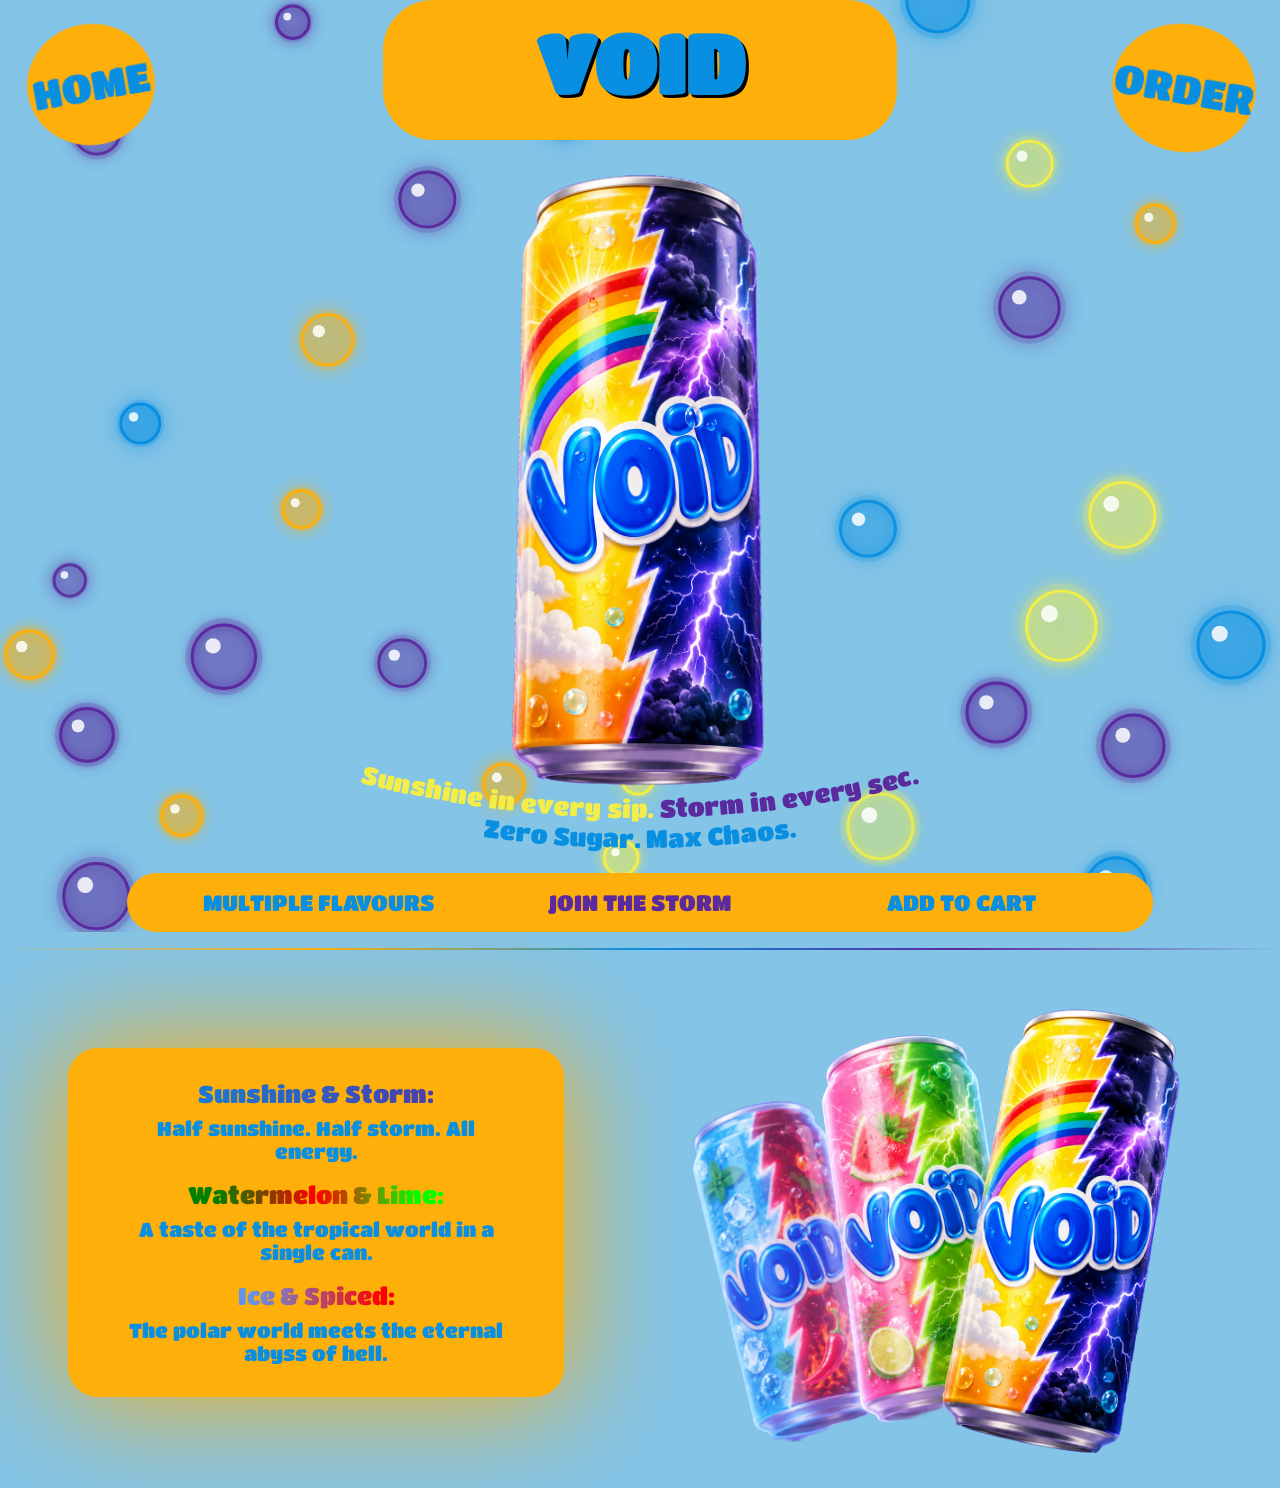
<file: index.html>
<!DOCTYPE html>
<html lang="en">

<head>
    <meta charset="UTF-8">
    <meta name="viewport" content="width=device-width, initial-scale=1.0">
    <title>Void Drinks</title>
    <link rel="stylesheet" href="style.css">

    <link rel="icon" href="images/VoidIcon.png">

    <link rel="preconnect" href="https://fonts.googleapis.com">
    <link rel="preconnect" href="https://fonts.gstatic.com" crossorigin>
    <link href="https://fonts.googleapis.com/css2?family=Titan+One&display=swap" rel="stylesheet">

    <script src="bubble.js" defer></script>
    <script src="transition.js" defer></script>
    
</head>

<body>
    <div class="hero-wrapper">
        <canvas id="bubble-canvas"></canvas>

        <header class="site-header">
            <a class="nav-buttonHome" href="index.html">HOME</a>
            <h1 class="logo-text">VOID</h1>
            <a class="nav-buttonOrder" href="order.html">ORDER</a>
        </header>

        <main>
            <div class="container">
                <img class="hero-image" src="images/Adobe Express - file.png" alt="VOLT energy drink">
                <svg class="tagline-svg" viewBox="0 0 600 100" width="600" height="100">
                    <path id="tagline-curve" d="M 20,20 Q 300,90 580,20" fill="transparent" />
                    <text>
                        <textPath href="#tagline-curve" startOffset="50%" text-anchor="middle">
                            <tspan fill="#f2ed48">Sunshine in every sip. </tspan>
                            <tspan fill="#5b2a9e">Storm in every sec.</tspan>
                        </textPath>
                    </text>
                </svg>
                <svg class="text" viewBox="0 0 600 100" width="600" height="100">
                    <path id="tagline-curve2" d="M 20,20 Q 300,90 580,20" fill="transparent" />
                    <text fill="#098fe1">
                        <textPath href="#tagline-curve2" startOffset="50%" text-anchor="middle">
                            Zero Sugar. Max Chaos.
                        </textPath>
                    </text>
                </svg>
            </div>
        </main>

        <nav>
            <div>
                <div class="footBox">
                    <a class="footText" href="#Multiple">MULTIPLE FLAVOURS</a>
                    <a class="footAd" href="order.html">JOIN THE STORM</a>
                    <a class="footText" href="order.html">ADD TO CART</a>
                </div>
            </div>
        </nav>
    </div>

    <br><br>
    <hr>

    <div class="feature-section">
        <article id="Multiple" class="hero-article">
            <div class="text-box">
                <p class="text-boxTitle">Sunshine & Storm:</p>
                <p class="text-boxP">Half sunshine. Half storm. All energy.</p>
                <br>
                <p class="text-boxTitle1">Watermelon & Lime:</p>
                <p class="text-boxP">A taste of the tropical world in a single can.</p>
                <br>
                <p class="text-boxTitle2">Ice & Spiced:</p>
                <p class="text-boxP">The polar world meets the eternal abyss of hell.</p>
            </div>
        </article>
        <aside>
            <img src="images/MultiFlavourVolt.png" alt="Multiple flavours of Volt.">
        </aside>
    </div>

</body>

</html>
</file>
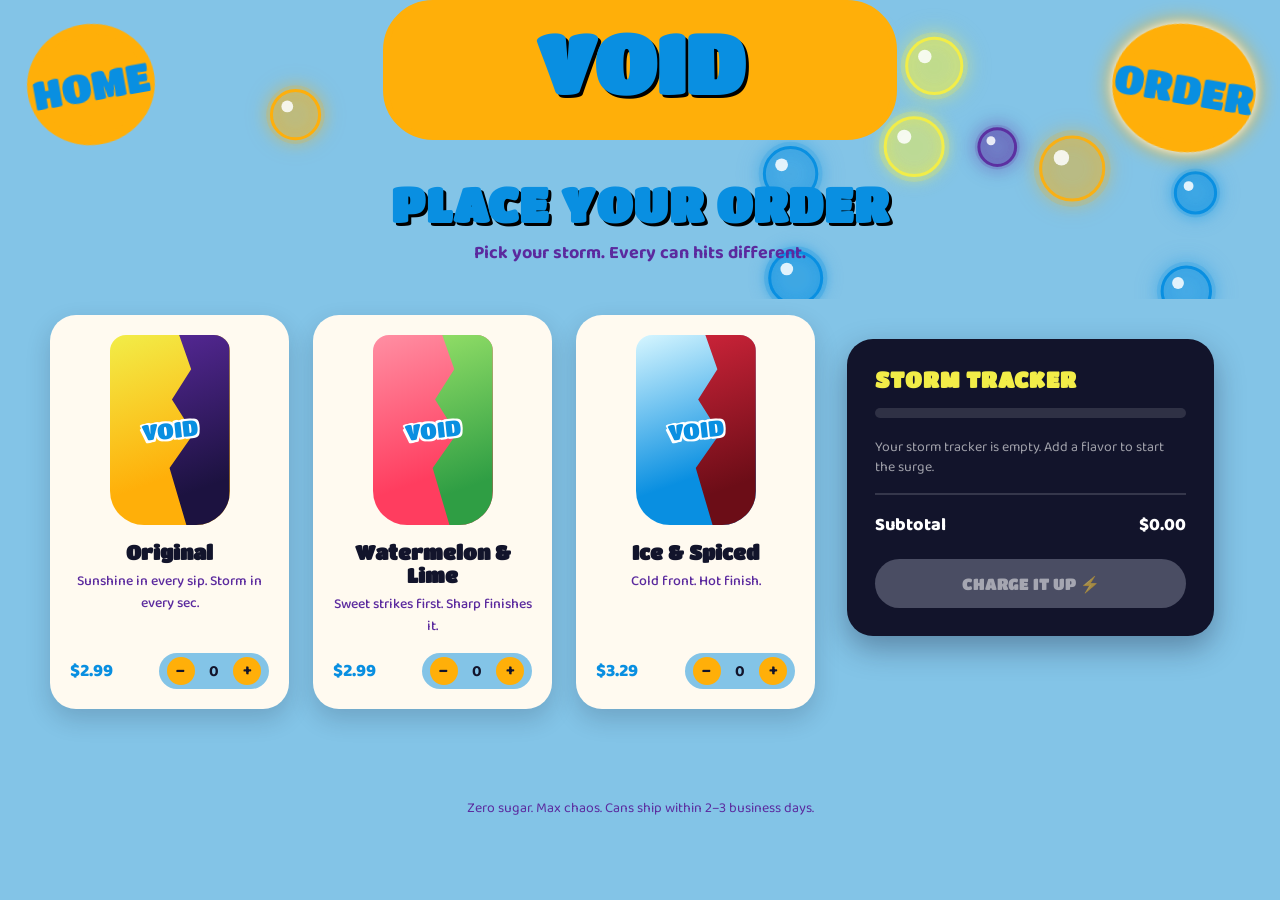
<file: order.html>
<!DOCTYPE html>
<html lang="en">

<head>
    <meta charset="UTF-8">
    <meta name="viewport" content="width=device-width, initial-scale=1.0">
    <title>Order VOID</title>
    <link rel="stylesheet" href="style.css">

    <link rel="preconnect" href="https://fonts.googleapis.com">
    <link rel="preconnect" href="https://fonts.gstatic.com" crossorigin>
    <link href="https://fonts.googleapis.com/css2?family=Titan+One&family=Baloo+2:wght@500;700;800&display=swap" rel="stylesheet">

    <script src="bubble.js" defer></script>
    <script src="order.js" defer></script>
    <script src="transition.js" defer></script>
</head>

<body>
    <div class="hero-wrapper order-hero">
        <canvas id="bubble-canvas"></canvas>

        <header class="site-header">
            <a class="nav-buttonHome" href="index.html">HOME</a>
            <h1 class="logo-text">VOID</h1>
            <a class="nav-buttonOrder nav-buttonOrder--active" href="order.html">ORDER</a>
        </header>

        <div class="order-title-band">
            <h2 class="order-title">PLACE YOUR ORDER</h2>
            <p class="order-subtitle">Pick your storm. Every can hits different.</p>
        </div>
    </div>

    <div class="order-layout">

        <section class="order-flavors" aria-label="Flavor selection">

            <article class="flavor-card" data-flavor="original" data-price="2.99">
                <div class="can-visual can-visual--original">
                    <span class="can-badge">VOID</span>
                </div>
                <h3 class="flavor-name">Original</h3>
                <p class="flavor-tag">Sunshine in every sip. Storm in every sec.</p>
                <div class="flavor-footer">
                    <span class="flavor-price">$2.99</span>
                    <div class="qty-stepper" data-flavor="original">
                        <button class="qty-btn qty-btn--minus" type="button" aria-label="Remove one Original">–</button>
                        <span class="qty-value" data-qty="original">0</span>
                        <button class="qty-btn qty-btn--plus" type="button" aria-label="Add one Original">+</button>
                    </div>
                </div>
            </article>

            <article class="flavor-card" data-flavor="watermelon" data-price="2.99">
                <div class="can-visual can-visual--watermelon">
                    <span class="can-badge">VOID</span>
                </div>
                <h3 class="flavor-name">Watermelon &amp; Lime</h3>
                <p class="flavor-tag">Sweet strikes first. Sharp finishes it.</p>
                <div class="flavor-footer">
                    <span class="flavor-price">$2.99</span>
                    <div class="qty-stepper" data-flavor="watermelon">
                        <button class="qty-btn qty-btn--minus" type="button" aria-label="Remove one Watermelon and Lime">–</button>
                        <span class="qty-value" data-qty="watermelon">0</span>
                        <button class="qty-btn qty-btn--plus" type="button" aria-label="Add one Watermelon and Lime">+</button>
                    </div>
                </div>
            </article>

            <article class="flavor-card" data-flavor="icefire" data-price="3.29">
                <div class="can-visual can-visual--icefire">
                    <span class="can-badge">VOID</span>
                </div>
                <h3 class="flavor-name">Ice &amp; Spiced</h3>
                <p class="flavor-tag">Cold front. Hot finish.</p>
                <div class="flavor-footer">
                    <span class="flavor-price">$3.29</span>
                    <div class="qty-stepper" data-flavor="icefire">
                        <button class="qty-btn qty-btn--minus" type="button" aria-label="Remove one Ice and Spiced">–</button>
                        <span class="qty-value" data-qty="icefire">0</span>
                        <button class="qty-btn qty-btn--plus" type="button" aria-label="Add one Ice and Spiced">+</button>
                    </div>
                </div>
            </article>

        </section>

        <aside class="storm-tracker" aria-label="Order summary">
            <h2 class="tracker-heading">STORM TRACKER</h2>

            <div class="tracker-meter" aria-hidden="true">
                <div class="tracker-meter-fill" id="tracker-meter-fill"></div>
            </div>

            <ul class="tracker-list" id="tracker-list">
                <li class="tracker-empty" id="tracker-empty">Your storm tracker is empty. Add a flavor to start the surge.</li>
            </ul>

            <div class="tracker-total-row">
                <span>Subtotal</span>
                <span id="tracker-subtotal">$0.00</span>
            </div>

            <button class="charge-button" id="charge-button" type="button" disabled>
                CHARGE IT UP ⚡
            </button>
        </aside>

    </div>

    <footer class="order-footer">
        <p>Zero sugar. Max chaos. Cans ship within 2–3 business days.</p>
    </footer>

</body>

</html>
</file>
<file: style.css>
html {
  scroll-behavior: smooth;
}

body {
  background-color: #83c4e7;
  margin: 0;
}

.logo-text {
  font-family: 'Titan One', cursive;
  color: #098fe1;
  font-size: 82px;
  text-shadow: 3px 3px black;

  margin: 0;
  position: relative;
  padding-bottom: 16px;

  background-color: #ffaf09;
  border: 6px solid #ffaf09;
  border-radius: 50px;
  height: 112px;
  width: 502px;

  display: flex;
  justify-content: center;
  align-items: center;
}

.logo-text2 {
  font-family: 'Titan One', cursive;
  color: #098fe1;
  font-size: 82px;
  text-shadow: 3px 3px black;

  margin: 0;
  position: relative;
  padding-bottom: 16px;

  background-color: #ffaf09;
  border: 6px solid #ffaf09;
  border-radius: 0 10px 50px 0;
  height: auto;
  width: 424px;

  display: flex;
  justify-content: center;
  align-items: center;
}

.hero-wrapper {
  position: relative;
  overflow: hidden;
  z-index: 0;
}

.site-header {
  display: grid;
  grid-template-columns: 1fr auto 1fr;
  align-items: top;
}

.nav-buttonHome {
  font-size: 40px;
  font-family: 'Titan One', sans-serif;

  width: 108px;
  height: 101px;
  background-color: #ffaf09;
  border: 10px solid #ffaf09;
  border-radius: 50%;

  text-decoration: none;
  color: #098fe1;

  display: flex;
  justify-content: center;
  align-items: center;
  justify-self: start;

  margin-left: 1.7rem;
  margin-top: 1.5rem;

  transform: rotate(350deg);

  transition: transform 0.2s ease, box-shadow 0.2s ease;
}

.nav-buttonHome:hover {
  box-shadow: 0 0 10px #fff, 0 0 25px #ffaf09, 0 0 50px #ffaf09;
  transform: scale(1.05) rotate(350deg) translateY(-5px);
}


.nav-buttonOrder {
  font-size: 40px;
  font-family: 'Titan One', sans-serif;

  width: 124px;
  height: 108px;
  background-color: #ffaf09;
  border: 10px solid #ffaf09;
  border-radius: 50%;

  text-decoration: none;
  color: #098fe1;

  display: flex;
  justify-content: center;
  align-items: center;
  justify-self: end;

  transform: rotate(10deg);

  margin-right: 1.5rem;
  margin-top: 1.5rem;

  transition: transform 0.2s ease, box-shadow 0.2s ease;
}

.nav-buttonOrder:hover {
  box-shadow: 0 0 10px #fff, 0 0 25px #ffaf09, 0 0 50px #ffaf09;
  transform: scale(1.05) rotate(10deg) translateY(-5px);
}

.nav-buttonHome,
.nav-buttonOrder {
  will-change: transform, box-shadow;
}

.container {
  display: flex;
  justify-content: center;
  align-items: center;
  transform: translateY(-50px);
  flex-direction: column;
}

.hero-image {
  width: 507px;
  height: 761px;
}

.tagline-svg {
  display: block;
  margin: 0 auto;
  margin-top: -100px;

  font-family: 'Titan One', sans-serif;
  font-size: 25px;
}

.text {
  font-family: 'Titan One', sans-serif;
  font-size: 25px;

  display: block;
  margin: 0 auto;
  margin-top: -70px;
}

.footBox {
  background-color: #ffaf09;
  width: 100%;
  max-width: 964px;
  height: auto;

  border: 1px solid #ffaf09;
  border-radius: 40px;
  padding: 10px 30px;

  margin: 0 auto;
  margin-top: -70px;

  display: flex;
  justify-content: space-between;
  align-items: center;
  gap: 0;
}

.footText {
  color: #098fe1;
  margin: 0;
  font-family: 'Titan One', sans-serif;
  font-size: 22px;
  flex: 1;
  text-align: center;
  padding: 6px 0;
  text-decoration: none;
}

.footAd {
  color: #5b2a9e;
  text-decoration: none;
  text-align: center;
  font-size: 22px;
  font-family: 'Titan One', sans-serif;
  flex: 1;
  text-align: center;
}



aside {
  flex: 1;
  /* takes up the right half */
  position: relative;
  width: auto;
  /* let flex handle sizing */
  max-width: 80vw;
  margin: 24px 16px 0 0;
}

aside img {
  width: 100%;
  height: auto;
  display: block;
}

@media (max-width: 900px) {
  aside {
    width: 680px;
    max-width: 100%;
    margin: 16px auto 0;
  }
}

hr {
  color: aliceblue;
  margin-top: -20px;

  border: none;
  height: 2px;
  background: linear-gradient(90deg,
      transparent,
      #ffaf09,
      #098fe1,
      #5b2a9e,
      transparent);
}

.feature-section {
  display: flex;
  align-items: center;
}

.hero-article {
  flex: 1;
  /* takes up the left half */
  display: flex;
  justify-content: center;
  align-items: center;
}

.text-box {
  background-color: #ffaf09;
  border-radius: 30px;
  padding: 2rem 3rem;
  max-width: 400px;
  text-align: center;
  -webkit-box-shadow: 0px 0px 114px 6px rgba(255, 173, 9, 0.9);
  -moz-box-shadow: 0px 0px 114px 6px rgba(255, 173, 9, 0.9);
  box-shadow: 0px 0px 114px 6px rgba(255, 173, 9, 0.9);
}

.text-boxTitle {
  font-family: 'Titan One', sans-serif;
  background-image: linear-gradient(to right, #098fe1, #5b2a9e);
  color: transparent;
  background-clip: text;
  font-size: 24px;
  margin: 0;
}

.text-boxTitle1 {
  font-family: 'Titan One', sans-serif;
  background-image: linear-gradient(to right, green, green, red, lime, lime);
  color: transparent;
  background-clip: text;
  font-size: 24px;
  margin: 0;
}

.text-boxTitle2 {
  font-family: 'Titan One', sans-serif;
  background-image: linear-gradient(to right, royalblue, cornflowerblue, red, darkred);
  color: transparent;
  background-clip: text;
  font-size: 24px;
  margin: 0;
}

.text-boxP {
  font-family: 'Titan One', sans-serif;
  font-size: 20px;
  color: #098fe1;
  margin: 10px 0 0 0;
}

#bubble-canvas {
  position: absolute;
  top: 0;
  left: 0;
  width: 100%;
  height: 100%;
  z-index: -1;
  pointer-events: none;
}

/* =========================================================
   ORDER PAGE
   ========================================================= */

.nav-buttonOrder--active {
  box-shadow: 0 0 10px #fff, 0 0 22px #ffaf09;
}

.order-hero {
  min-height: 260px;
  padding-bottom: 2rem;
}

.order-title-band {
  text-align: center;
  margin-top: 1.5rem;
}

.order-title {
  font-family: 'Titan One', cursive;
  color: #098fe1;
  text-shadow: 3px 3px black;
  font-size: 48px;
  margin: 0;
  letter-spacing: 1px;
}

.order-subtitle {
  font-family: 'Baloo 2', sans-serif;
  font-weight: 700;
  color: #5b2a9e;
  font-size: 18px;
  margin: 0.5rem 0 0 0;
}

.order-layout {
  max-width: 1180px;
  margin: 0 auto;
  padding: 1rem 2rem 4rem 2rem;

  display: grid;
  grid-template-columns: 2fr 1fr;
  gap: 2rem;
  align-items: start;
}

/* ---------- Flavor cards ---------- */

.order-flavors {
  display: grid;
  grid-template-columns: repeat(auto-fit, minmax(220px, 1fr));
  gap: 1.5rem;
}

.flavor-card {
  background-color: #fffaf0;
  border-radius: 26px;
  padding: 1.25rem;
  box-shadow: 0 10px 24px rgba(18, 20, 45, 0.18);
  display: flex;
  flex-direction: column;
  align-items: center;
  text-align: center;
  transition: transform 0.15s ease;
}

.flavor-card:hover {
  transform: translateY(-4px);
}

@keyframes cardPulse {
  0% { box-shadow: 0 10px 24px rgba(18, 20, 45, 0.18); }
  35% { box-shadow: 0 10px 24px rgba(18, 20, 45, 0.18), 0 0 0 6px rgba(255, 175, 9, 0.45); }
  100% { box-shadow: 0 10px 24px rgba(18, 20, 45, 0.18); }
}

.flavor-card--pulse {
  animation: cardPulse 0.5s ease;
}

.can-visual {
  position: relative;
  width: 120px;
  height: 190px;
  border-radius: 16px 16px 34px 34px;
  overflow: hidden;
  margin-bottom: 1rem;
  box-shadow: inset 0 0 0 4px rgba(255, 255, 255, 0.5);
}

.can-visual::before,
.can-visual::after {
  content: '';
  position: absolute;
  inset: 0;
}

.can-visual--original::before {
  background: linear-gradient(160deg, #f2ed48, #ffaf09 70%);
}

.can-visual--original::after {
  background: linear-gradient(160deg, #5b2a9e, #1c1240 80%);
  clip-path: polygon(58% 0%, 68% 18%, 52% 34%, 70% 52%, 50% 70%, 64% 100%, 100% 100%, 100% 0%);
}

.can-visual--watermelon::before {
  background: linear-gradient(160deg, #ff8fa3, #ff3d5f 70%);
}

.can-visual--watermelon::after {
  background: linear-gradient(160deg, #9ee66b, #2f9e44 80%);
  clip-path: polygon(58% 0%, 68% 18%, 52% 34%, 70% 52%, 50% 70%, 64% 100%, 100% 100%, 100% 0%);
}

.can-visual--icefire::before {
  background: linear-gradient(160deg, #d6f6ff, #098fe1 70%);
}

.can-visual--icefire::after {
  background: linear-gradient(160deg, #d7263d, #6c0d17 80%);
  clip-path: polygon(58% 0%, 68% 18%, 52% 34%, 70% 52%, 50% 70%, 64% 100%, 100% 100%, 100% 0%);
}

.can-badge {
  position: absolute;
  top: 50%;
  left: 50%;
  transform: translate(-50%, -50%) rotate(-6deg);
  font-family: 'Titan One', cursive;
  font-size: 22px;
  color: #098fe1;
  text-shadow:
    -2px -2px 0 #fff, 2px -2px 0 #fff,
    -2px 2px 0 #fff, 2px 2px 0 #fff;
  z-index: 2;
}

.flavor-name {
  font-family: 'Titan One', cursive;
  color: #12142b;
  font-size: 20px;
  margin: 0 0 0.4rem 0;
}

.flavor-tag {
  font-family: 'Baloo 2', sans-serif;
  font-weight: 500;
  color: #5b2a9e;
  font-size: 14px;
  margin: 0 0 1rem 0;
  min-height: 34px;
}

.flavor-footer {
  margin-top: auto;
  display: flex;
  align-items: center;
  justify-content: space-between;
  width: 100%;
  gap: 0.75rem;
}

.flavor-price {
  font-family: 'Baloo 2', sans-serif;
  font-weight: 800;
  color: #098fe1;
  font-size: 18px;
}

.qty-stepper {
  display: flex;
  align-items: center;
  gap: 0.6rem;
  background-color: #83c4e7;
  border-radius: 999px;
  padding: 0.25rem 0.5rem;
}

.qty-btn {
  width: 28px;
  height: 28px;
  border-radius: 50%;
  border: none;
  background-color: #ffaf09;
  color: #12142b;
  font-family: 'Baloo 2', sans-serif;
  font-weight: 800;
  font-size: 16px;
  line-height: 1;
  cursor: pointer;
  transition: transform 0.15s ease, box-shadow 0.15s ease;
}

.qty-btn:hover {
  transform: scale(1.1);
  box-shadow: 0 0 8px #ffaf09;
}

.qty-btn:active {
  transform: scale(0.95);
}

.qty-value {
  font-family: 'Baloo 2', sans-serif;
  font-weight: 700;
  color: #12142b;
  min-width: 1.2rem;
  text-align: center;
}

/* ---------- Storm Tracker (cart) ---------- */

.storm-tracker {
  position: sticky;
  top: 1.5rem;
  background-color: #12142b;
  border-radius: 26px;
  padding: 1.75rem;
  color: #fff;
  box-shadow: 0 12px 30px rgba(18, 20, 45, 0.35);
}

.tracker-heading {
  font-family: 'Titan One', cursive;
  font-size: 22px;
  color: #f2ed48;
  margin: 0 0 1rem 0;
  letter-spacing: 1px;
}

.tracker-meter {
  width: 100%;
  height: 10px;
  background-color: rgba(255, 255, 255, 0.12);
  border-radius: 999px;
  overflow: hidden;
  margin-bottom: 1.25rem;
}

.tracker-meter-fill {
  height: 100%;
  width: 0%;
  background: linear-gradient(90deg, #098fe1, #f2ed48, #ffaf09);
  border-radius: 999px;
  transition: width 0.3s ease;
}

.tracker-list {
  list-style: none;
  margin: 0 0 1rem 0;
  padding: 0;
  display: flex;
  flex-direction: column;
  gap: 0.6rem;
  min-height: 32px;
}

.tracker-empty {
  font-family: 'Baloo 2', sans-serif;
  font-size: 14px;
  color: rgba(255, 255, 255, 0.6);
  line-height: 1.4;
}

.tracker-line {
  display: flex;
  justify-content: space-between;
  align-items: baseline;
  font-family: 'Baloo 2', sans-serif;
  font-size: 15px;
  border-bottom: 1px dashed rgba(255, 255, 255, 0.15);
  padding-bottom: 0.4rem;
}

.tracker-line-qty {
  color: rgba(255, 255, 255, 0.55);
  font-size: 13px;
}

.tracker-line-price {
  font-weight: 700;
  color: #f2ed48;
}

.tracker-total-row {
  display: flex;
  justify-content: space-between;
  align-items: center;
  font-family: 'Baloo 2', sans-serif;
  font-weight: 800;
  font-size: 18px;
  border-top: 2px solid rgba(255, 255, 255, 0.15);
  padding-top: 1rem;
  margin-bottom: 1.25rem;
}

.charge-button {
  width: 100%;
  padding: 0.9rem 1rem;
  border: none;
  border-radius: 999px;
  background-color: #ffaf09;
  color: #12142b;
  font-family: 'Titan One', cursive;
  font-size: 16px;
  cursor: pointer;
  transition: transform 0.15s ease, box-shadow 0.15s ease, background-color 0.2s ease;
}

.charge-button:not(:disabled):hover {
  transform: translateY(-2px);
  box-shadow: 0 0 18px rgba(255, 175, 9, 0.7);
}

.charge-button:disabled {
  background-color: #4a4d63;
  color: rgba(255, 255, 255, 0.5);
  cursor: not-allowed;
}

.charge-button--done {
  background-color: #7ed957;
  color: #12142b;
}

.order-footer {
  text-align: center;
  padding: 1.5rem 1rem 3rem 1rem;
}

.order-footer p {
  font-family: 'Baloo 2', sans-serif;
  color: #5b2a9e;
  font-size: 14px;
  margin: 0;
}

@media (max-width: 860px) {
  .order-layout {
    grid-template-columns: 1fr;
  }

  .storm-tracker {
    position: static;
  }
}

/* =========================================================
   PAGE SWING TRANSITION
   ========================================================= */

html {
  background-color: #83c4e7;
  overflow-x: hidden;
}

body {
  transform-origin: top center;
}

.page-swing-in {
  animation: swingIn 0.7s cubic-bezier(0.34, 1.56, 0.64, 1) both;
}

.page-swing-out {
  animation: swingOut 0.45s cubic-bezier(0.55, 0, 0.85, 0.4) both;
}

@keyframes swingIn {
  0% {
    transform: rotate(-9deg) translateY(-24px);
    opacity: 0;
  }

  55% {
    transform: rotate(3deg) translateY(0);
    opacity: 1;
  }

  78% {
    transform: rotate(-1.5deg);
  }

  100% {
    transform: rotate(0deg);
    opacity: 1;
  }
}

@keyframes swingOut {
  0% {
    transform: rotate(0deg);
    opacity: 1;
  }

  100% {
    transform: rotate(9deg) translateY(-28px);
    opacity: 0;
  }
}

@media (prefers-reduced-motion: reduce) {

  .page-swing-in,
  .page-swing-out {
    animation: none;
  }
}
</file>
